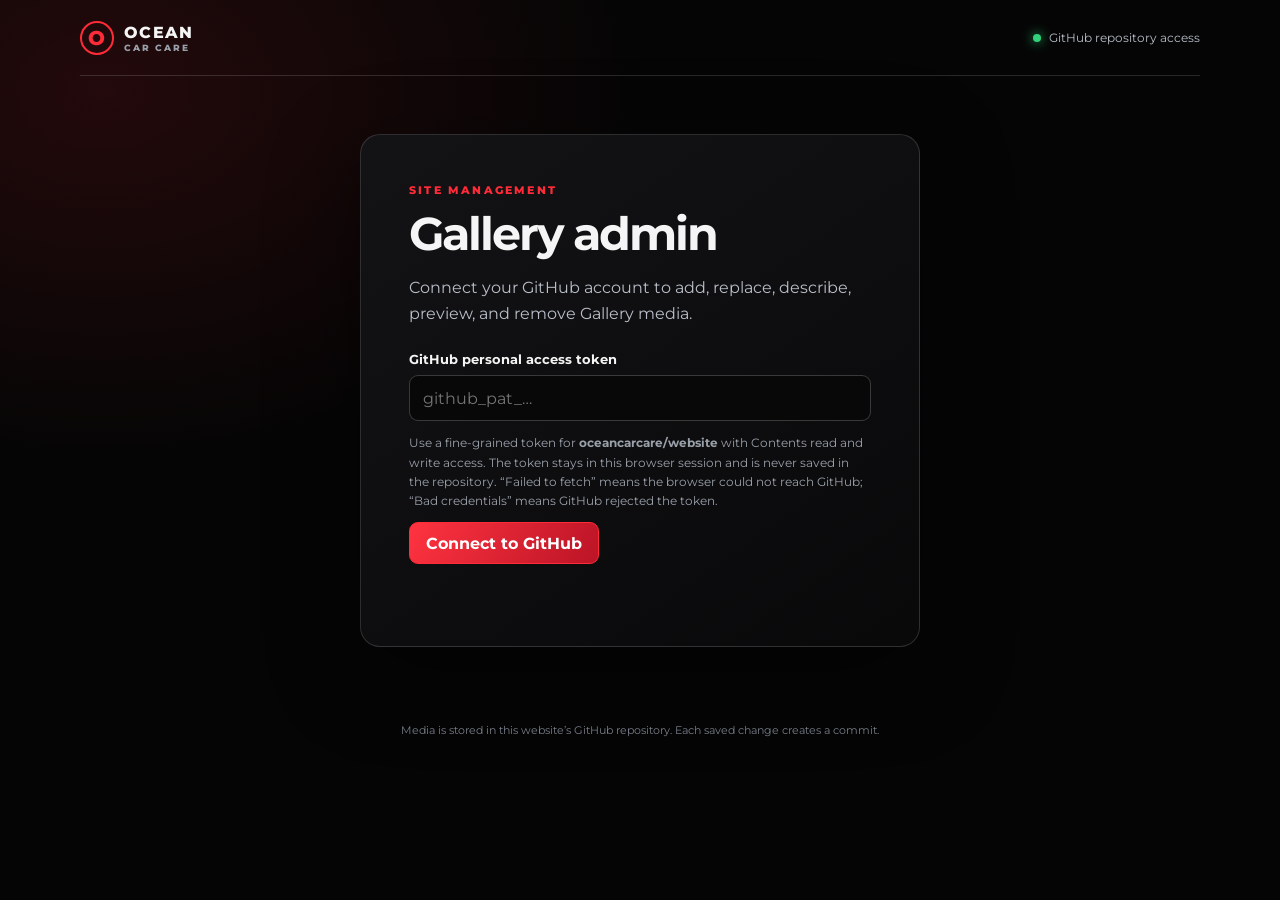
<file: admin/index.html>
<!doctype html>
<html lang="en">
  <head>
    <meta charset="utf-8" />
    <meta name="viewport" content="width=device-width, initial-scale=1" />
    <meta name="theme-color" content="#050505" />
    <meta name="robots" content="noindex, nofollow" />
    <title>Gallery Admin · Ocean Car Care</title>
    <link rel="preconnect" href="https://fonts.googleapis.com" />
    <link
      href="https://fonts.googleapis.com/css2?family=Montserrat:wght@400;500;600;700;800&display=swap"
      rel="stylesheet"
    />
    <link rel="stylesheet" href="admin.css" />
  </head>
  <body>
    <main class="admin-shell">
      <header class="admin-header">
        <a class="brand" href="../#home" aria-label="Ocean Car Care home">
          <span class="brand-mark">O</span>
          <span>OCEAN <small>CAR CARE</small></span>
        </a>
        <span class="secure-label"><i></i> GitHub repository access</span>
      </header>
      <div id="admin-root" aria-live="polite"></div>
      <footer class="admin-footer">Media is stored in this website’s GitHub repository. Each saved change creates a commit.</footer>
    </main>
    <script src="admin.js" defer></script>
  </body>
</html>
</file>
<file: admin/admin.css>
:root {
  color-scheme: dark;
  font-family: "Montserrat", ui-sans-serif, system-ui, -apple-system, "Segoe UI", sans-serif;
  color: #f5f5f5;
  background: #050505;
  font-synthesis: none;
  text-rendering: optimizeLegibility;
  --red: #ff2b38;
  --muted: #9aa0aa;
  --line: rgba(255, 255, 255, 0.14);
  --panel: #101114;
}
* { box-sizing: border-box; }
body {
  min-width: 320px;
  min-height: 100vh;
  margin: 0;
  background:
    radial-gradient(ellipse at 8% 10%, rgba(255, 43, 56, 0.12), transparent 34rem),
    #050505;
}
button, input { font: inherit; }
a { color: inherit; }
.admin-shell { width: min(1120px, calc(100% - 36px)); margin: 0 auto; }
.admin-header {
  height: 76px;
  display: flex;
  align-items: center;
  justify-content: space-between;
  border-bottom: 1px solid var(--line);
}
.brand { display: flex; align-items: center; gap: 10px; text-decoration: none; font-weight: 800; letter-spacing: .08em; }
.brand-mark { width: 34px; height: 34px; display: grid; place-items: center; border: 2px solid var(--red); border-radius: 50%; color: var(--red); font-size: 20px; }
.brand small { display: block; color: var(--muted); font-size: 9px; letter-spacing: .2em; }
.secure-label { display: flex; align-items: center; gap: 8px; color: #b8bec8; font-size: 12px; }
.secure-label i { width: 8px; height: 8px; border-radius: 50%; background: #31d27a; box-shadow: 0 0 12px #31d27a; }
.panel { margin: 58px auto; padding: clamp(24px, 5vw, 48px); border: 1px solid var(--line); border-radius: 20px; background: linear-gradient(145deg, rgba(20,20,23,.96), rgba(9,9,10,.96)); box-shadow: 0 24px 90px rgba(0,0,0,.42); }
.login-panel { max-width: 560px; }
.eyebrow { margin: 0 0 12px; color: var(--red); font-size: 11px; font-weight: 800; letter-spacing: .2em; text-transform: uppercase; }
h1 { margin: 0; font-size: clamp(30px, 5vw, 46px); line-height: 1.08; letter-spacing: -.045em; }
.intro { color: #b9bec8; line-height: 1.65; }
.field-label { display: block; margin: 24px 0 8px; font-size: 13px; font-weight: 700; }
input[type="password"], input[type="text"], input[type="search"] { width: 100%; min-height: 46px; padding: 11px 13px; border: 1px solid rgba(255,255,255,.2); border-radius: 9px; outline: 0; background: #080809; color: #fff; }
input:focus { border-color: var(--red); box-shadow: 0 0 0 3px rgba(255,43,56,.13); }
.hint { color: var(--muted); font-size: 12px; line-height: 1.6; }
.actions { display: flex; align-items: center; flex-wrap: wrap; gap: 10px; }
.button { min-height: 42px; padding: 10px 16px; border: 1px solid var(--line); border-radius: 9px; background: #17181b; color: #fff; font-weight: 700; cursor: pointer; }
.button.primary { border-color: var(--red); background: linear-gradient(120deg, #ff3340, #bb1426); }
.button.danger { color: #ff9299; border-color: rgba(255,43,56,.42); background: rgba(255,43,56,.08); }
.button:hover { filter: brightness(1.12); }
.button:disabled { cursor: wait; opacity: .55; }
.status { min-height: 22px; margin: 12px 0 0; color: #ff9ba1; font-size: 13px; }
.status.good { color: #75e5a4; }
.toolbar { display: flex; align-items: center; justify-content: space-between; gap: 18px; flex-wrap: wrap; margin: 26px 0 18px; }
.toolbar h1 { font-size: clamp(28px,4vw,38px); }
.toolbar p { margin: 8px 0 0; color: var(--muted); }
.upload-panel { display: flex; align-items: center; justify-content: space-between; gap: 18px; flex-wrap: wrap; margin: 20px 0 26px; padding: 18px; border: 1px dashed rgba(255,255,255,.24); border-radius: 14px; background: rgba(255,255,255,.025); }
.upload-copy strong { display: block; margin-bottom: 5px; }
.upload-copy span { color: var(--muted); font-size: 12px; }
.file-picker { position: relative; overflow: hidden; }
.file-picker input { position: absolute; inset: 0; width: 100%; height: 100%; opacity: 0; cursor: pointer; }
.media-grid { display: grid; grid-template-rows: repeat(3, auto); grid-auto-flow: column; grid-auto-columns: minmax(245px, 1fr); gap: 16px; align-items: start; overflow-x: auto; padding: 2px 2px 12px; }
.media-card { min-width: 0; overflow: hidden; border: 1px solid var(--line); border-radius: 14px; background: var(--panel); }
.media-card.arrange-card { cursor: grab; }
.media-card.arrange-card:active { cursor: grabbing; }
.media-card.arrange-card.is-dragging { opacity: .45; }
.media-card.arrange-card.drop-target { outline: 2px dashed var(--red); outline-offset: 2px; transform: scale(.99); }
.preview { display: grid; height: 180px; place-items: center; overflow: hidden; background: #080809; }
.preview img, .preview video { display: block; width: 100%; height: 100%; object-fit: contain; }
.file-meta { display: flex; align-items: center; justify-content: space-between; gap: 10px; padding: 12px 13px 0; }
.file-name { overflow: hidden; color: #cbd0d8; font-size: 11px; text-overflow: ellipsis; white-space: nowrap; }
.type-chip { flex: none; padding: 4px 7px; border-radius: 99px; background: rgba(255,43,56,.12); color: #ff9299; font-size: 9px; font-weight: 800; letter-spacing: .1em; text-transform: uppercase; }
.card-body { padding: 12px 13px 13px; }
.card-body label { display: block; margin-bottom: 6px; color: var(--muted); font-size: 11px; font-weight: 700; }
.order-hint { margin: 0; color: var(--muted); font-size: 12px; }
.card-actions { display: flex; gap: 7px; flex-wrap: wrap; margin-top: 10px; }
.card-actions .button { min-height: 34px; padding: 7px 10px; font-size: 11px; }
.replace-input { display: none; }
.help { margin-top: 26px; padding: 18px; border: 1px solid var(--line); border-radius: 12px; color: #b9bec8; font-size: 12px; line-height: 1.6; }
.help h2 { margin: 0 0 8px; color: #fff; font-size: 14px; }
.help table { width: 100%; border-collapse: collapse; }
.help th, .help td { padding: 8px; border-bottom: 1px solid var(--line); text-align: left; }
.help th { color: #fff; }
.empty { padding: 40px 14px; border: 1px dashed var(--line); border-radius: 12px; color: var(--muted); text-align: center; }
.admin-footer { padding: 18px 0 30px; color: #777d88; font-size: 11px; text-align: center; }
@media (max-width: 600px) {
  .admin-shell { width: min(100% - 24px, 1120px); }
  .admin-header { height: 64px; }
  .secure-label { font-size: 10px; }
  .panel { margin: 28px auto; }
  .help { overflow-x: auto; }
  .help table { min-width: 480px; }
  .media-grid { grid-auto-columns: minmax(240px, calc(100vw - 42px)); }
}
</file>
